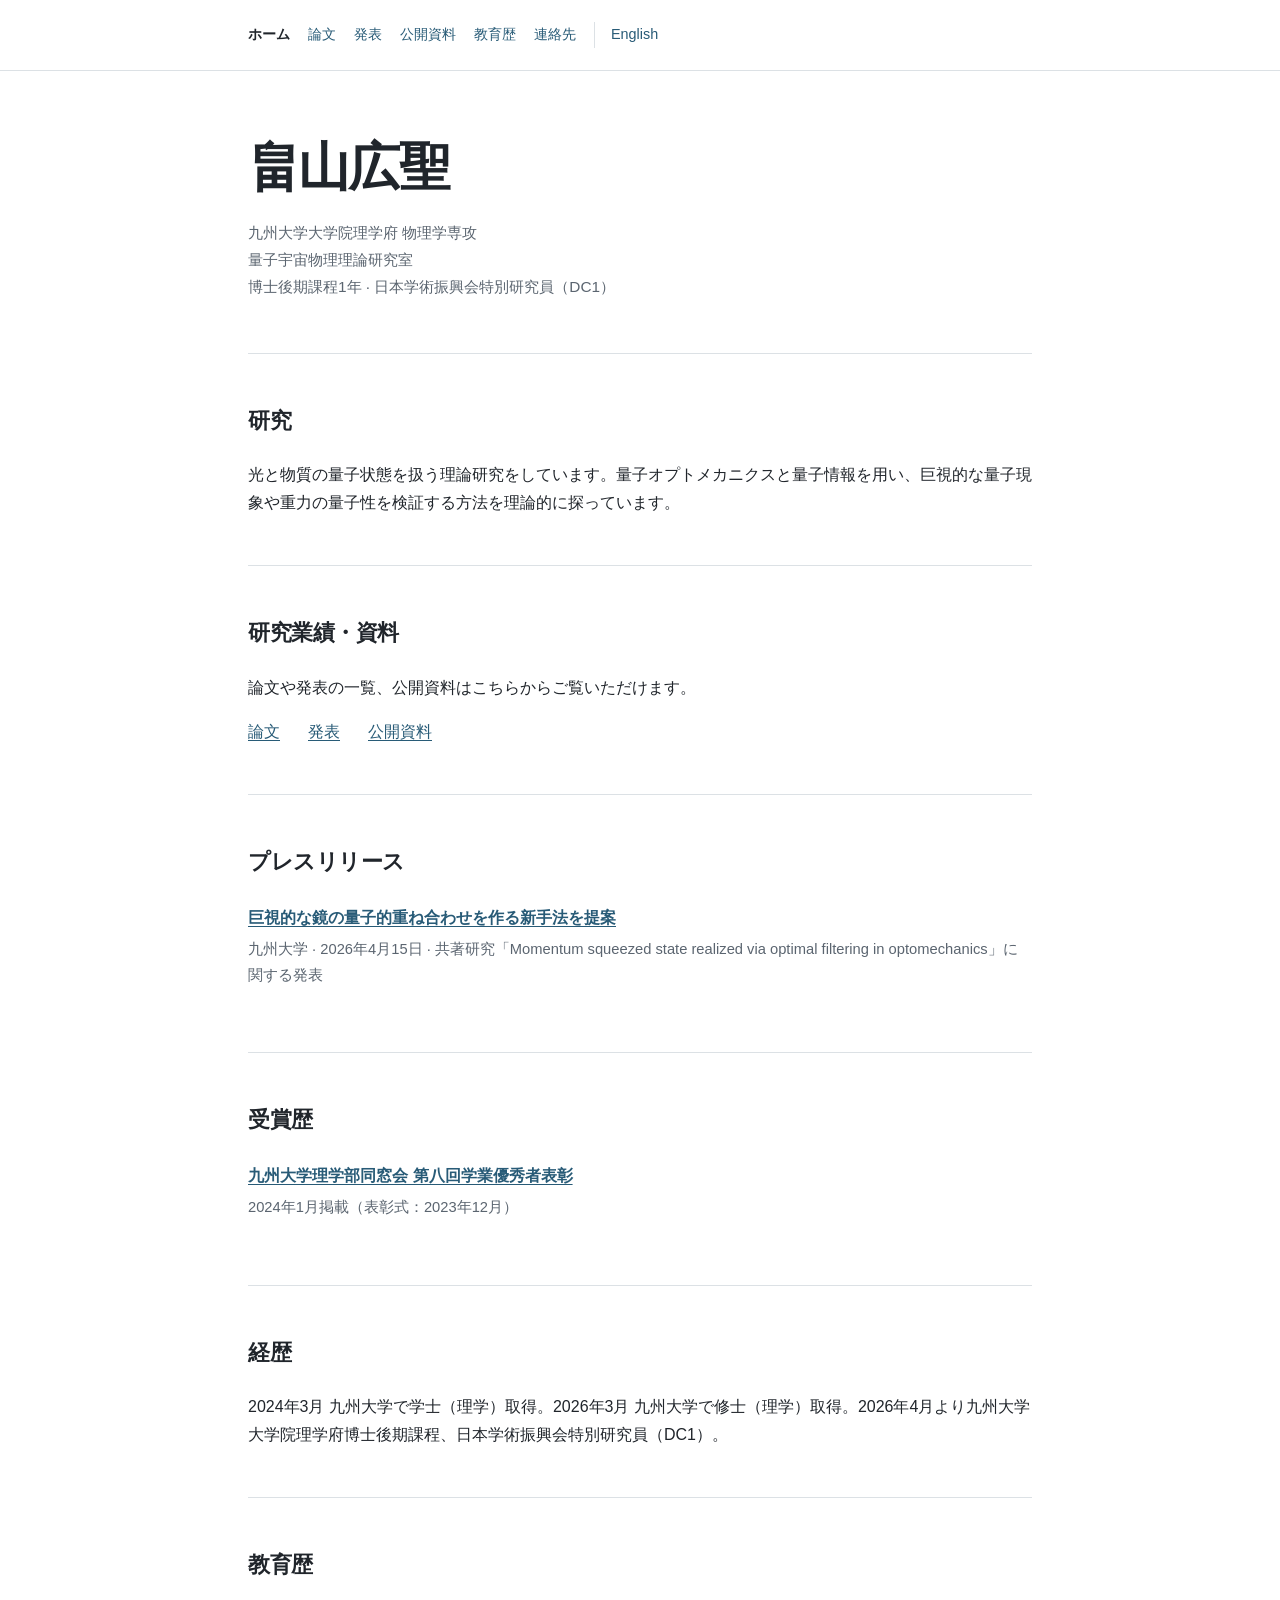
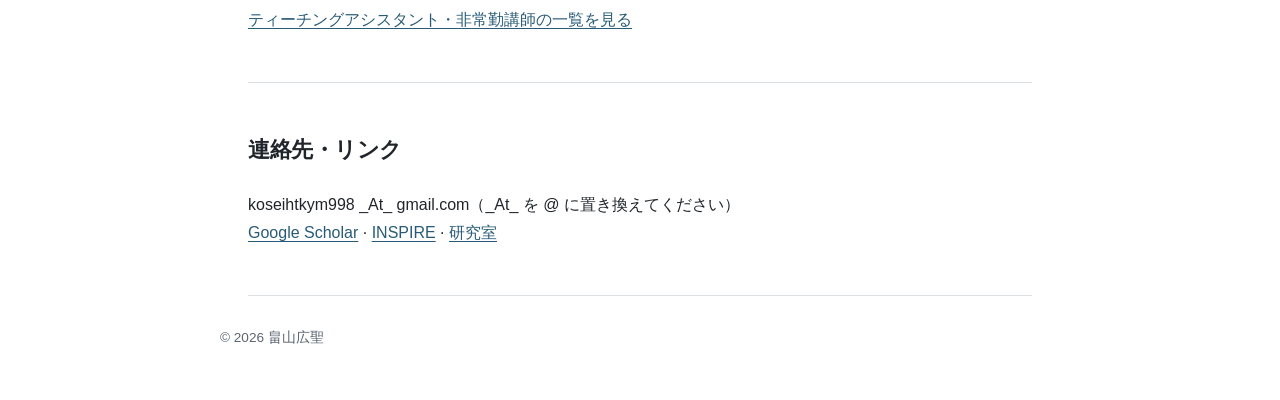
<file: index.html>
<!doctype html>
<html lang="ja">
<head>
<meta charset="utf-8">
<meta name="viewport" content="width=device-width, initial-scale=1">
<meta name="google-site-verification" content="6nYx5RPmrG_COoTqqNHpRUBD3Qcdv2ayeWorcbLdiOY">
<title>Kosei Hatakeyama webpage - 畠山広聖</title>
<meta name="description" content="畠山広聖（Kosei Hatakeyama）。九州大学大学院理学府 物理学専攻 量子宇宙物理理論研究室。博士後期課程・日本学術振興会特別研究員（DC1）。">
<link rel="canonical" href="https://kosei103.github.io/">
<link rel="alternate" hreflang="ja" href="https://kosei103.github.io/">
<link rel="alternate" hreflang="en" href="https://kosei103.github.io/en/">
<link rel="stylesheet" href="style.css">
</head>
<body>
<header class="top"><div class="wrap"><a class="brand" href="/">畠山広聖</a><nav class="nav" aria-label="主要メニュー"><a href="/" aria-current="page">ホーム</a><a href="/publications/">論文</a><a href="/talks/">発表</a><a href="/resources/">公開資料</a><a href="/teaching/">教育歴</a><a href="/#contact">連絡先</a><a class="lang" href="/en/" lang="en">English</a></nav></div></header>
<main class="wrap">
<section class="hero"><h1>畠山広聖</h1><p class="meta">九州大学大学院理学府 物理学専攻<br>量子宇宙物理理論研究室　<br>博士後期課程1年 · 日本学術振興会特別研究員（DC1）</p></section>
<section class="section" id="research"><h2>研究</h2><p>光と物質の量子状態を扱う理論研究をしています。量子オプトメカニクスと量子情報を用い、巨視的な量子現象や重力の量子性を検証する方法を理論的に探っています。</p></section>
<section class="section directory"><h2>研究業績・資料</h2><p>論文や発表の一覧、公開資料はこちらからご覧いただけます。</p><ul class="directory-list"><li id="publications"><a href="/publications/">論文</a></li><li id="talks"><a href="/talks/">発表</a></li><li id="resources"><a href="/resources/">公開資料</a></li></ul></section>
<section class="section" id="press"><h2>プレスリリース</h2><ul class="list"><li><h3><a href="https://www.kyushu-u.ac.jp/ja/researches/view/1453/">巨視的な鏡の量子的重ね合わせを作る新手法を提案</a></h3><div class="detail">九州大学 · 2026年4月15日 · 共著研究「Momentum squeezed state realized via optimal filtering in optomechanics」に関する発表</div></li></ul></section>
<section class="section" id="awards"><h2>受賞歴</h2><ul class="list"><li><h3><a href="https://alumni.sci.kyushu-u.ac.jp/news/news_240115.html">九州大学理学部同窓会 第八回学業優秀者表彰</a></h3><div class="detail">2024年1月掲載（表彰式：2023年12月）</div></li></ul></section>
<section class="section" id="cv" data-nosnippet><h2>経歴</h2><p>2024年3月 九州大学で学士（理学）取得。2026年3月 九州大学で修士（理学）取得。2026年4月より九州大学大学院理学府博士後期課程、日本学術振興会特別研究員（DC1）。</p></section>
<section class="section"><h2>教育歴</h2><p><a href="/teaching/">ティーチングアシスタント・非常勤講師の一覧を見る</a></p></section>
<section class="section" id="contact"><h2>連絡先・リンク</h2><p>koseihtkym998 _At_ gmail.com（_At_ を @ に置き換えてください）<br><a href="https://scholar.google.com/citations?user=Q-Be8_AAAAAJ&amp;hl=ja">Google Scholar</a> · <a href="https://inspirehep.net/authors/2896554">INSPIRE</a> · <a href="https://sites.google.com/view/cosmologykyushu/home">研究室</a></p></section>
</main>
<footer class="wrap footer">© <span id="year">2026</span> 畠山広聖</footer><script>document.getElementById("year").textContent=new Date().getFullYear()</script>
</body></html>
</file>
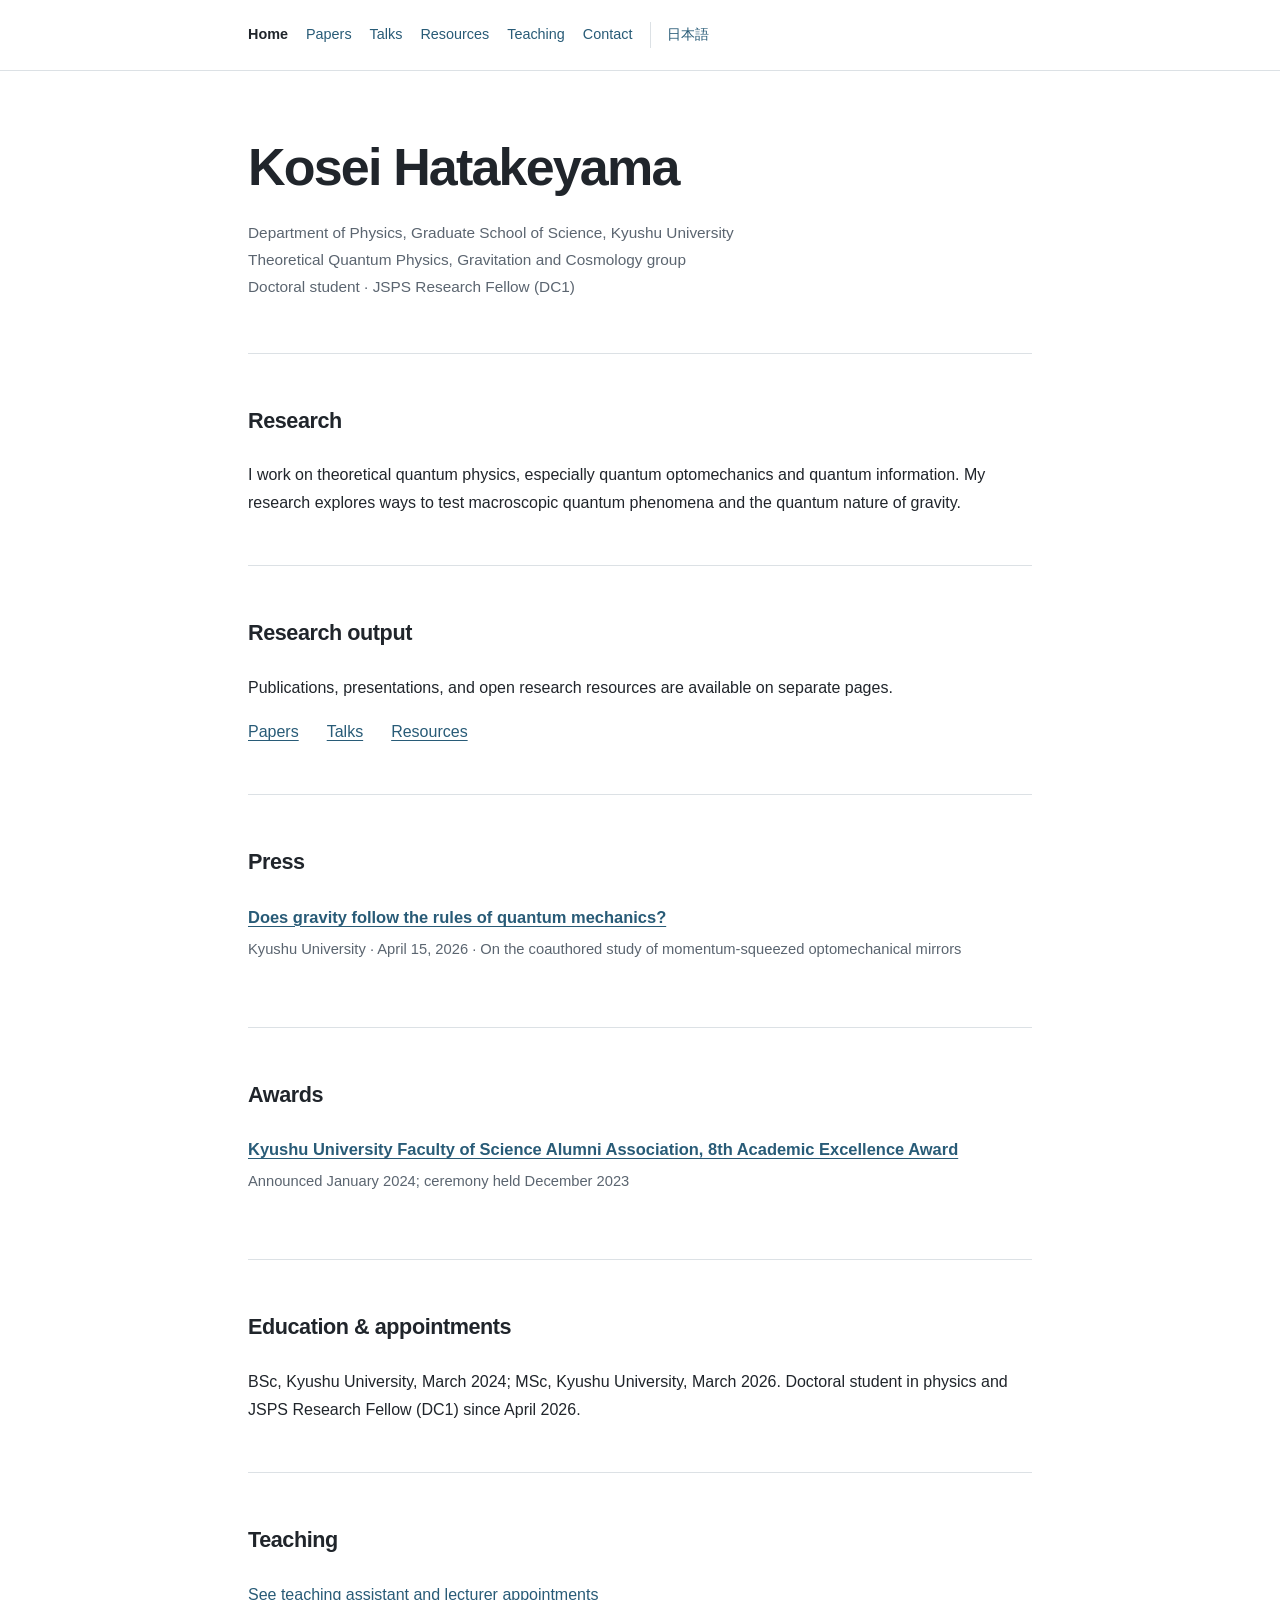
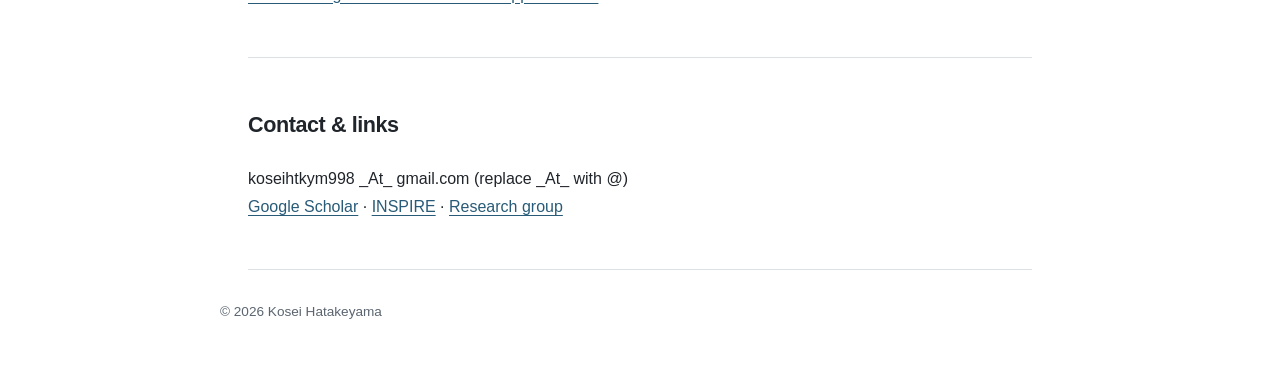
<file: en/index.html>
<!doctype html>
<html lang="en">
<head>
<meta charset="utf-8">
<meta name="viewport" content="width=device-width, initial-scale=1">

<title>Kosei Hatakeyama | Kyushu University</title>
<meta name="description" content="Research website of Kosei Hatakeyama at Kyushu University. Research, publications, presentations and contact.">
<link rel="canonical" href="https://kosei103.github.io/en/">
<link rel="alternate" hreflang="ja" href="https://kosei103.github.io/">
<link rel="alternate" hreflang="en" href="https://kosei103.github.io/en/">
<link rel="stylesheet" href="../style.css">
</head>
<body>
<header class="top"><div class="wrap"><a class="brand" href="/en/">Kosei Hatakeyama</a><nav class="nav" aria-label="Main navigation"><a href="/en/" aria-current="page">Home</a><a href="/en/publications/">Papers</a><a href="/en/talks/">Talks</a><a href="/en/resources/">Resources</a><a href="/en/teaching/">Teaching</a><a href="/en/#contact">Contact</a><a class="lang" href="/" lang="ja">日本語</a></nav></div></header>
<main class="wrap">
<section class="hero"><h1>Kosei Hatakeyama</h1><p class="meta">Department of Physics, Graduate School of Science, Kyushu University<br>Theoretical Quantum Physics, Gravitation and Cosmology group<br>Doctoral student · JSPS Research Fellow (DC1)</p></section>
<section class="section" id="research"><h2>Research</h2><p>I work on theoretical quantum physics, especially quantum optomechanics and quantum information. My research explores ways to test macroscopic quantum phenomena and the quantum nature of gravity.</p></section>
<section class="section directory"><h2>Research output</h2><p>Publications, presentations, and open research resources are available on separate pages.</p><ul class="directory-list"><li id="publications"><a href="/en/publications/">Papers</a></li><li id="talks"><a href="/en/talks/">Talks</a></li><li id="resources"><a href="/en/resources/">Resources</a></li></ul></section>
<section class="section" id="press"><h2>Press</h2><ul class="list"><li><h3><a href="https://www.kyushu-u.ac.jp/en/researches/view/381">Does gravity follow the rules of quantum mechanics?</a></h3><div class="detail">Kyushu University · April 15, 2026 · On the coauthored study of momentum-squeezed optomechanical mirrors</div></li></ul></section>
<section class="section" id="awards"><h2>Awards</h2><ul class="list"><li><h3><a href="https://alumni.sci.kyushu-u.ac.jp/news/news_240115.html">Kyushu University Faculty of Science Alumni Association, 8th Academic Excellence Award</a></h3><div class="detail">Announced January 2024; ceremony held December 2023</div></li></ul></section>
<section class="section" id="cv" data-nosnippet><h2>Education &amp; appointments</h2><p>BSc, Kyushu University, March 2024; MSc, Kyushu University, March 2026. Doctoral student in physics and JSPS Research Fellow (DC1) since April 2026.</p></section>
<section class="section"><h2>Teaching</h2><p><a href="/en/teaching/">See teaching assistant and lecturer appointments</a></p></section>
<section class="section" id="contact"><h2>Contact &amp; links</h2><p>koseihtkym998 _At_ gmail.com (replace _At_ with @)<br><a href="https://scholar.google.com/citations?user=Q-Be8_AAAAAJ&amp;hl=ja">Google Scholar</a> · <a href="https://inspirehep.net/authors/2896554">INSPIRE</a> · <a href="https://sites.google.com/view/cosmologykyushu/english-site">Research group</a></p></section>
</main>
<footer class="wrap footer">© <span id="year">2026</span> Kosei Hatakeyama</footer><script>document.getElementById("year").textContent=new Date().getFullYear()</script>
</body></html>
</file>
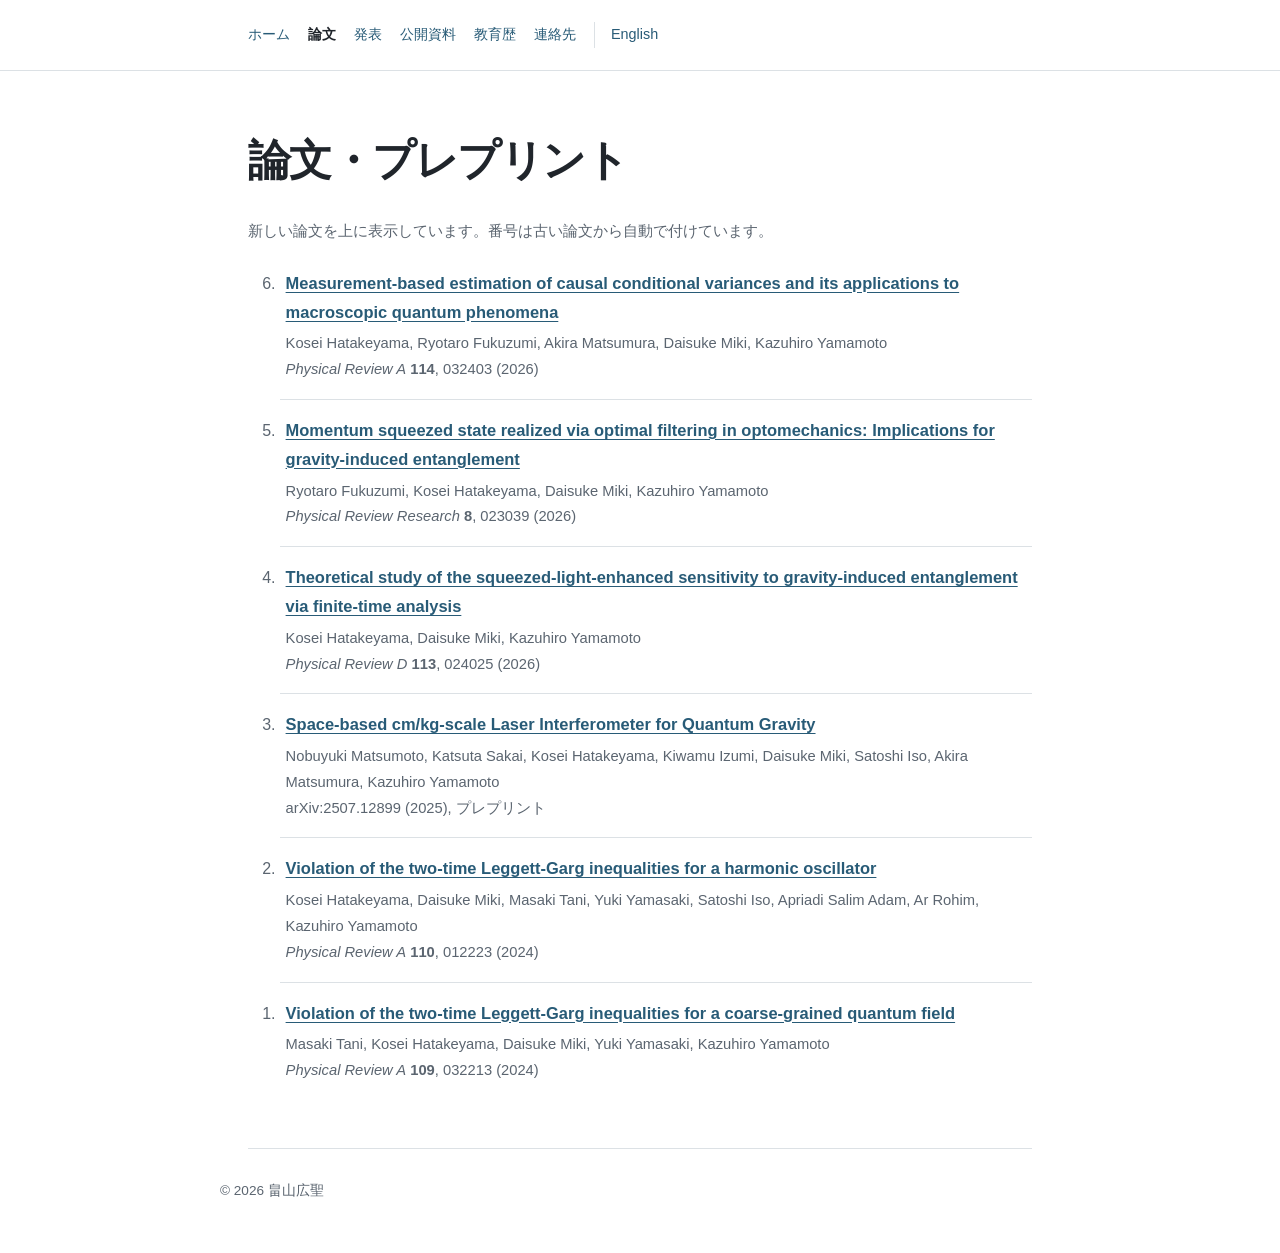
<file: publications/index.html>
<!doctype html>
<html lang="ja">
<head>
<meta charset="utf-8">
<meta name="viewport" content="width=device-width, initial-scale=1">

<title>論文・プレプリント | 畠山広聖</title>
<meta name="description" content="畠山広聖の論文・プレプリント一覧。">
<link rel="canonical" href="https://kosei103.github.io/publications/">
<link rel="alternate" hreflang="ja" href="https://kosei103.github.io/publications/">
<link rel="alternate" hreflang="en" href="https://kosei103.github.io/en/publications/">
<link rel="stylesheet" href="../style.css">
</head>
<body>
<header class="top"><div class="wrap"><a class="brand" href="/">畠山広聖</a><nav class="nav" aria-label="主要メニュー"><a href="/">ホーム</a><a href="/publications/" aria-current="page">論文</a><a href="/talks/">発表</a><a href="/resources/">公開資料</a><a href="/teaching/">教育歴</a><a href="/#contact">連絡先</a><a class="lang" href="/en/publications/" lang="en">English</a></nav></div></header>
<main class="wrap"><div class="page-head"><h1>論文・プレプリント</h1></div><section class="section subpage-content"><p class="detail page-note">新しい論文を上に表示しています。番号は古い論文から自動で付けています。</p><ol class="list numbered" reversed>
<li><h3><a href="https://doi.org/10.1103/wp55-8kx3">Measurement-based estimation of causal conditional variances and its applications to macroscopic quantum phenomena</a></h3><div class="detail">Kosei Hatakeyama, Ryotaro Fukuzumi, Akira Matsumura, Daisuke Miki, Kazuhiro Yamamoto<br><i>Physical Review A</i> <b>114</b>, 032403 (2026)</div></li>
<li><h3><a href="https://doi.org/10.1103/zrs2-sk28">Momentum squeezed state realized via optimal filtering in optomechanics: Implications for gravity-induced entanglement</a></h3><div class="detail">Ryotaro Fukuzumi, Kosei Hatakeyama, Daisuke Miki, Kazuhiro Yamamoto<br><i>Physical Review Research</i> <b>8</b>, 023039 (2026)</div></li>
<li><h3><a href="https://doi.org/10.1103/1mfv-y24t">Theoretical study of the squeezed-light-enhanced sensitivity to gravity-induced entanglement via finite-time analysis</a></h3><div class="detail">Kosei Hatakeyama, Daisuke Miki, Kazuhiro Yamamoto<br><i>Physical Review D</i> <b>113</b>, 024025 (2026)</div></li>
<li><h3><a href="https://arxiv.org/abs/2507.12899">Space-based cm/kg-scale Laser Interferometer for Quantum Gravity</a></h3><div class="detail">Nobuyuki Matsumoto, Katsuta Sakai, Kosei Hatakeyama, Kiwamu Izumi, Daisuke Miki, Satoshi Iso, Akira Matsumura, Kazuhiro Yamamoto<br>arXiv:2507.12899 (2025), プレプリント</div></li>
<li><h3><a href="https://doi.org/10.1103/PhysRevA.110.012223">Violation of the two-time Leggett-Garg inequalities for a harmonic oscillator</a></h3><div class="detail">Kosei Hatakeyama, Daisuke Miki, Masaki Tani, Yuki Yamasaki, Satoshi Iso, Apriadi Salim Adam, Ar Rohim, Kazuhiro Yamamoto<br><i>Physical Review A</i> <b>110</b>, 012223 (2024)</div></li>
<li><h3><a href="https://doi.org/10.1103/PhysRevA.109.032213">Violation of the two-time Leggett-Garg inequalities for a coarse-grained quantum field</a></h3><div class="detail">Masaki Tani, Kosei Hatakeyama, Daisuke Miki, Yuki Yamasaki, Kazuhiro Yamamoto<br><i>Physical Review A</i> <b>109</b>, 032213 (2024)</div></li>
</ol></section></main>
<footer class="wrap footer">© <span id="year">2026</span> 畠山広聖</footer><script>document.getElementById("year").textContent=new Date().getFullYear()</script>
</body></html>
</file>
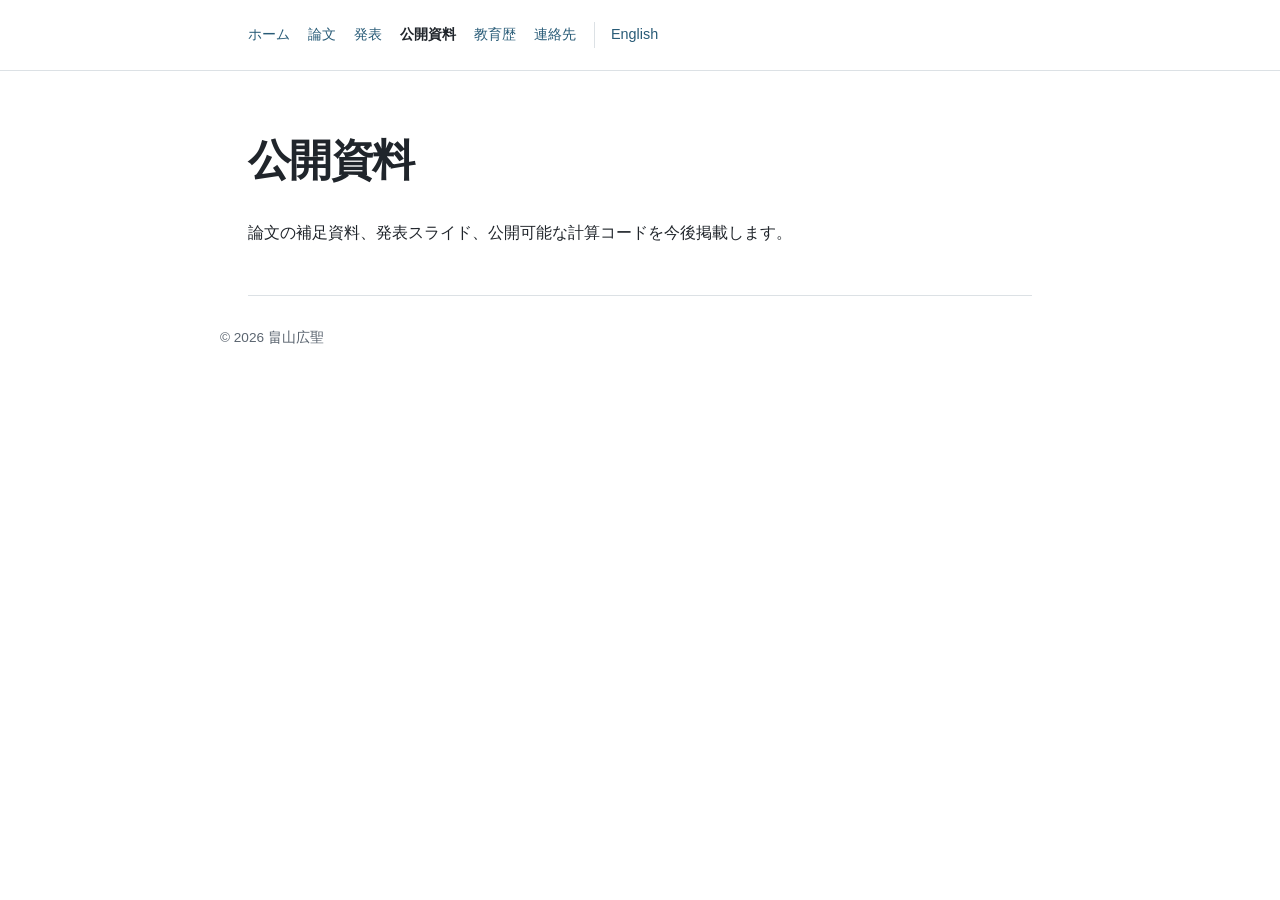
<file: resources/index.html>
<!doctype html>
<html lang="ja">
<head>
<meta charset="utf-8">
<meta name="viewport" content="width=device-width, initial-scale=1">

<title>公開資料 | 畠山広聖</title>
<meta name="description" content="畠山広聖の公開研究資料。">
<link rel="canonical" href="https://kosei103.github.io/resources/">
<link rel="alternate" hreflang="ja" href="https://kosei103.github.io/resources/">
<link rel="alternate" hreflang="en" href="https://kosei103.github.io/en/resources/">
<link rel="stylesheet" href="../style.css">
</head>
<body>
<header class="top"><div class="wrap"><a class="brand" href="/">畠山広聖</a><nav class="nav" aria-label="主要メニュー"><a href="/">ホーム</a><a href="/publications/">論文</a><a href="/talks/">発表</a><a href="/resources/" aria-current="page">公開資料</a><a href="/teaching/">教育歴</a><a href="/#contact">連絡先</a><a class="lang" href="/en/resources/" lang="en">English</a></nav></div></header>
<main class="wrap"><div class="page-head"><h1>公開資料</h1></div><section class="section subpage-content"><p>論文の補足資料、発表スライド、公開可能な計算コードを今後掲載します。</p></section></main>
<footer class="wrap footer">© <span id="year">2026</span> 畠山広聖</footer><script>document.getElementById("year").textContent=new Date().getFullYear()</script>
</body></html>
</file>
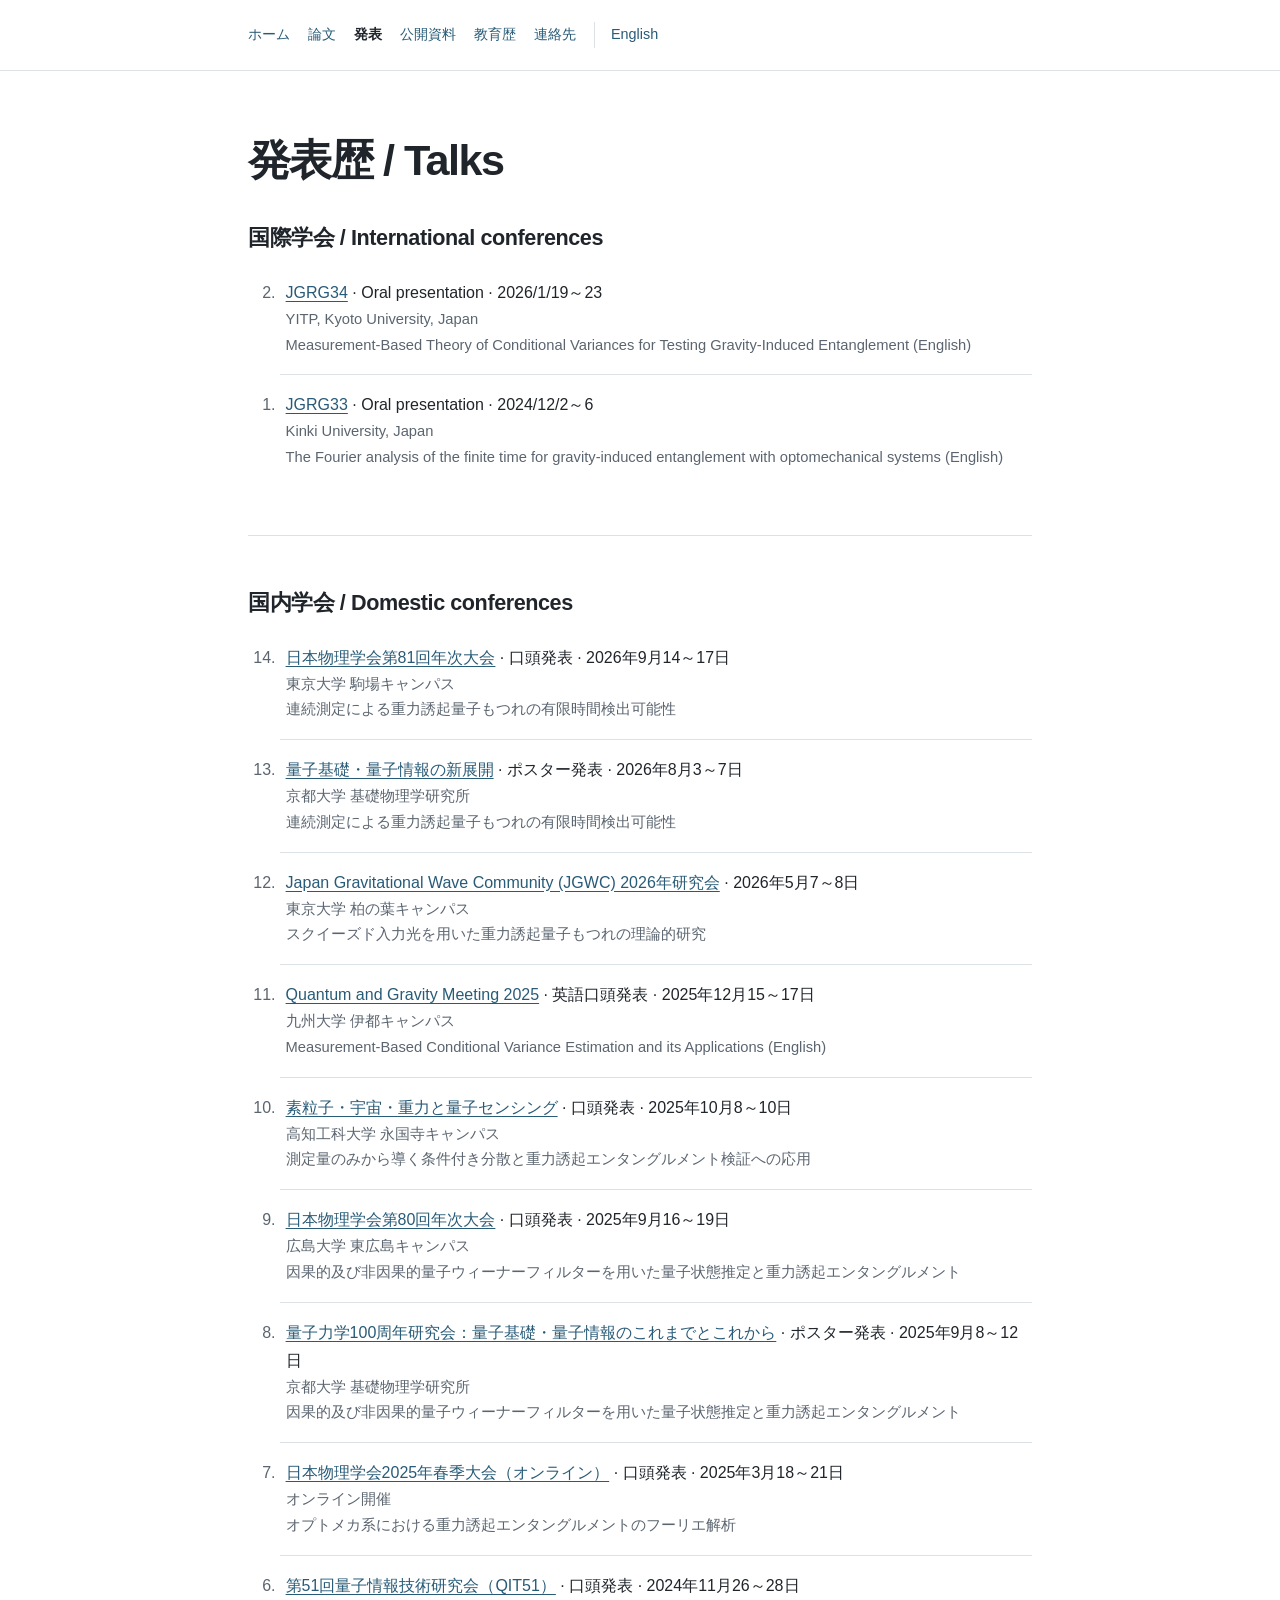
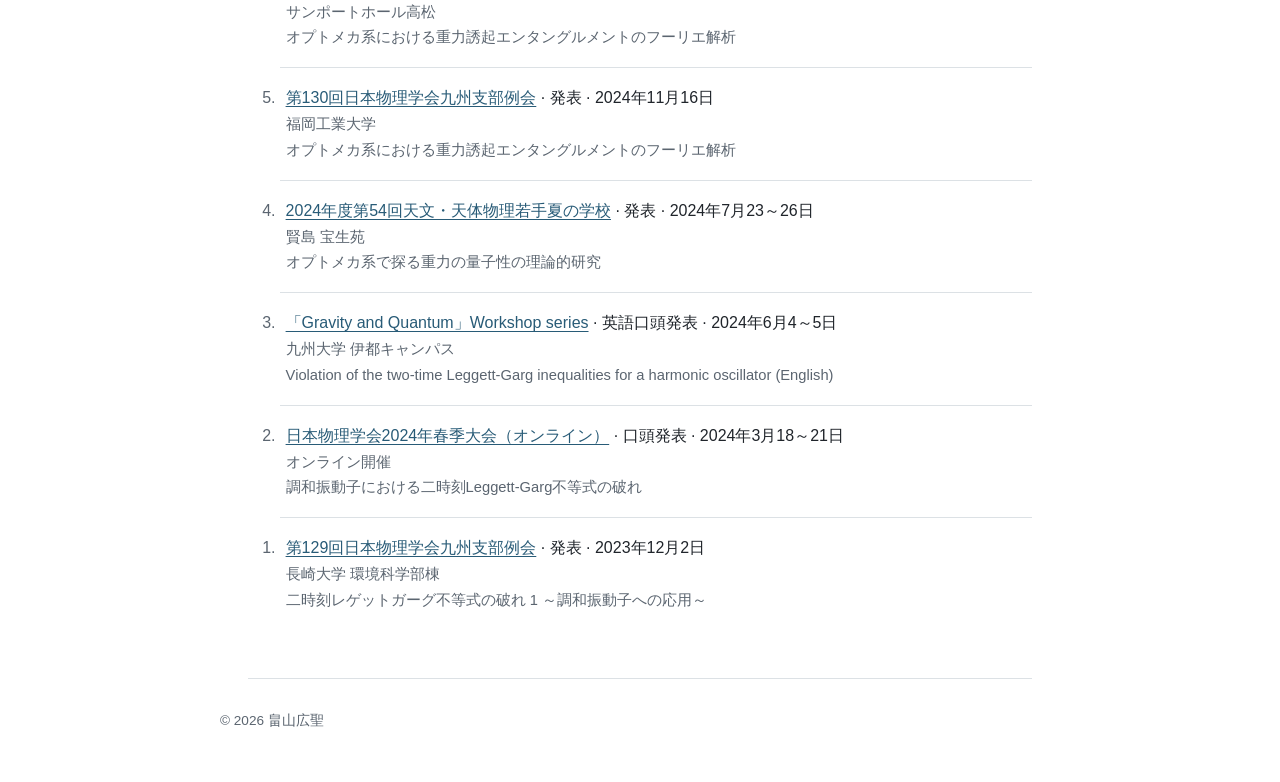
<file: talks/index.html>
<!doctype html>
<html lang="ja">
<head>
  <meta charset="utf-8">
  <meta name="viewport" content="width=device-width, initial-scale=1">

  <title>発表歴 | 畠山広聖</title>
  <meta name="description" content="畠山広聖の発表歴。">
  <link rel="canonical" href="https://kosei103.github.io/talks/">
  <link rel="alternate" hreflang="ja" href="https://kosei103.github.io/talks/">
  <link rel="alternate" hreflang="en" href="https://kosei103.github.io/talks/">
  <link rel="stylesheet" href="../style.css">
</head>

<body>
  <header class="top">
    <div class="wrap">
      <a class="brand" href="/">畠山広聖</a>
      <nav class="nav" aria-label="主要メニュー">
        <a href="/">ホーム</a>
        <a href="/publications/">論文</a>
        <a href="/talks/" aria-current="page">発表</a>
        <a href="/resources/">公開資料</a>
        <a href="/teaching/">教育歴</a>
        <a href="/#contact">連絡先</a>
        <a class="lang" href="/en/" lang="en">English</a>
      </nav>
    </div>
  </header>

  <main class="wrap">
    <div class="page-head">
      <h1>発表歴 / Talks</h1>
    </div>

    <section class="section subpage-content">
      <h2>国際学会 / International conferences</h2>
      <ol class="list numbered" reversed>
        <li>
          <div>
            <a href="https://sites.google.com/view/jgrg-34/top-page">JGRG34</a>
            · Oral presentation · 2026/1/19～23
          </div>
          <div class="detail">
            YITP, Kyoto University, Japan
          </div>
          <div class="detail">
            Measurement-Based Theory of Conditional Variances for Testing Gravity-Induced Entanglement
            <span lang="en">(English)</span>
          </div>
        </li>

        <li>
          <div>
            <a href="https://sites.google.com/view/jgrg33">JGRG33</a>
            · Oral presentation · 2024/12/2～6
          </div>
          <div class="detail">
            Kinki University, Japan
          </div>
          <div class="detail">
            The Fourier analysis of the finite time for gravity-induced entanglement with optomechanical systems
            <span lang="en">(English)</span>
          </div>
        </li>
      </ol>
    </section>

    <section class="section">
      <h2>国内学会 / Domestic conferences</h2>
      <ol class="list numbered" reversed>
        <li>
          <div>
            <a href="https://www.jps.or.jp/activities/meetings/annual/annual-index.php">日本物理学会第81回年次大会</a>
            · 口頭発表 · 2026年9月14～17日
          </div>
          <div class="detail">
            東京大学 駒場キャンパス
          </div>
          <div class="detail">
            連続測定による重力誘起量子もつれの有限時間検出可能性
          </div>
        </li>

        <li>
          <div>
            <a href="https://indico.yukawa.kyoto-u.ac.jp/event/88/">量子基礎・量子情報の新展開</a>
            · ポスター発表 · 2026年8月3～7日
          </div>
          <div class="detail">
            京都大学 基礎物理学研究所
          </div>
          <div class="detail">
            連続測定による重力誘起量子もつれの有限時間検出可能性
          </div>
        </li>

        <li>
          <div>
            <a href="https://sites.google.com/view/jgwc-2026/">Japan Gravitational Wave Community (JGWC) 2026年研究会</a>
            · 2026年5月7～8日
          </div>
          <div class="detail">
            東京大学 柏の葉キャンパス 
          </div>
          <div class="detail">
            スクイーズド入力光を用いた重力誘起量子もつれの理論的研究
          </div>
        </li>

        <li>
          <div>
            <a href="https://sites.google.com/view/cosmologykyushu/%E3%82%B3%E3%83%AD%E3%82%AD%E3%82%A6%E3%83%A0/workshop?authuser=0">Quantum and Gravity Meeting 2025</a>
            · 英語口頭発表 · 2025年12月15～17日
          </div>
          <div class="detail">
            九州大学 伊都キャンパス
          </div>
          <div class="detail">
            Measurement-Based Conditional Variance Estimation and its Applications
            <span lang="en">(English)</span>
          </div>
        </li>

        <li>
          <div>
            <a href="https://sites.google.com/view/quantumsensingworkshop3">素粒子・宇宙・重力と量子センシング</a>
            · 口頭発表 · 2025年10月8～10日
          </div>
          <div class="detail">
            高知工科大学 永国寺キャンパス
          </div>
          <div class="detail">
            測定量のみから導く条件付き分散と重力誘起エンタングルメント検証への応用
          </div>
        </li>

        <li>
          <div>
            <a href="https://jps2025a.gakkai-web.net/data/html/programps03.html">日本物理学会第80回年次大会</a>
            · 口頭発表 · 2025年9月16～19日
          </div>
          <div class="detail">
            広島大学 東広島キャンパス
          </div>
          <div class="detail">
            因果的及び非因果的量子ウィーナーフィルターを用いた量子状態推定と重力誘起エンタングルメント
          </div>
        </li>

        <li>
          <div>
            <a href="https://indico.yukawa.kyoto-u.ac.jp/event/64/">量子力学100周年研究会：量子基礎・量子情報のこれまでとこれから</a>
            · ポスター発表 · 2025年9月8～12日
          </div>
          <div class="detail">
            京都大学 基礎物理学研究所
          </div>
          <div class="detail">
            因果的及び非因果的量子ウィーナーフィルターを用いた量子状態推定と重力誘起エンタングルメント
          </div>
        </li>

        <li>
          <div>
            <a href="https://onsite.gakkai-web.net/jps/jps_search/2025sp/data2/html/programu.html">日本物理学会2025年春季大会（オンライン）</a>
            · 口頭発表 · 2025年3月18～21日
          </div>
          <div class="detail">
            オンライン開催
          </div>
          <div class="detail">
            オプトメカ系における重力誘起エンタングルメントのフーリエ解析
          </div>
        </li>

        <li>
          <div>
            <a href="https://www.ieice.org/es/qit/qit51/">第51回量子情報技術研究会（QIT51）</a>
            · 口頭発表 · 2024年11月26～28日
          </div>
          <div class="detail">
            サンポートホール高松
          </div>
          <div class="detail">
            オプトメカ系における重力誘起エンタングルメントのフーリエ解析
          </div>
        </li>

        <li>
          <div>
            <a href="https://www.kyusyu.jps.or.jp/2024/index2024.html">第130回日本物理学会九州支部例会</a>
            · 発表 · 2024年11月16日
          </div>
          <div class="detail">
            福岡工業大学
          </div>
          <div class="detail">
            オプトメカ系における重力誘起エンタングルメントのフーリエ解析
          </div>
        </li>

        <li>
          <div>
            <a href="https://astro-wakate.sakura.ne.jp/ss2024/">2024年度第54回天文・天体物理若手夏の学校</a>
            · 発表 · 2024年7月23～26日
          </div>
          <div class="detail">
            賢島 宝生苑
          </div>
          <div class="detail">
            オプトメカ系で探る重力の量子性の理論的研究
          </div>
        </li>

        <li>
          <div>
            <a href="https://sites.google.com/view/cosmologykyushu/%E3%82%B3%E3%83%AD%E3%82%AD%E3%82%A6%E3%83%A0/workshop?authuser=0">「Gravity and Quantum」Workshop series</a>
            · 英語口頭発表 · 2024年6月4～5日
          </div>
          <div class="detail">
            九州大学 伊都キャンパス
          </div>
          <div class="detail">
            Violation of the two-time Leggett-Garg inequalities for a harmonic oscillator
            <span lang="en">(English)</span>
          </div>
        </li>

        <li>
          <div>
            <a href="https://onsite.gakkai-web.net/jps/jps_search/2024sp/">日本物理学会2024年春季大会（オンライン）</a>
            · 口頭発表 · 2024年3月18～21日
          </div>
          <div class="detail">
            オンライン開催
          </div>
          <div class="detail">
            調和振動子における二時刻Leggett-Garg不等式の破れ
          </div>
        </li>

        <li>
          <div>
            <a href="https://kyusyu.jps.or.jp/2023/index2023.html">第129回日本物理学会九州支部例会</a>
            · 発表 · 2023年12月2日
          </div>
          <div class="detail">
            長崎大学 環境科学部棟
          </div>
          <div class="detail">
            二時刻レゲットガーグ不等式の破れ 1 ～調和振動子への応用～
          </div>
        </li>
      </ol>
    </section>
  </main>

  <footer class="wrap footer">
    © <span id="year">2026</span> 畠山広聖
  </footer>

  <script>
    document.getElementById("year").textContent = new Date().getFullYear();
  </script>
</body>
</html>
</file>
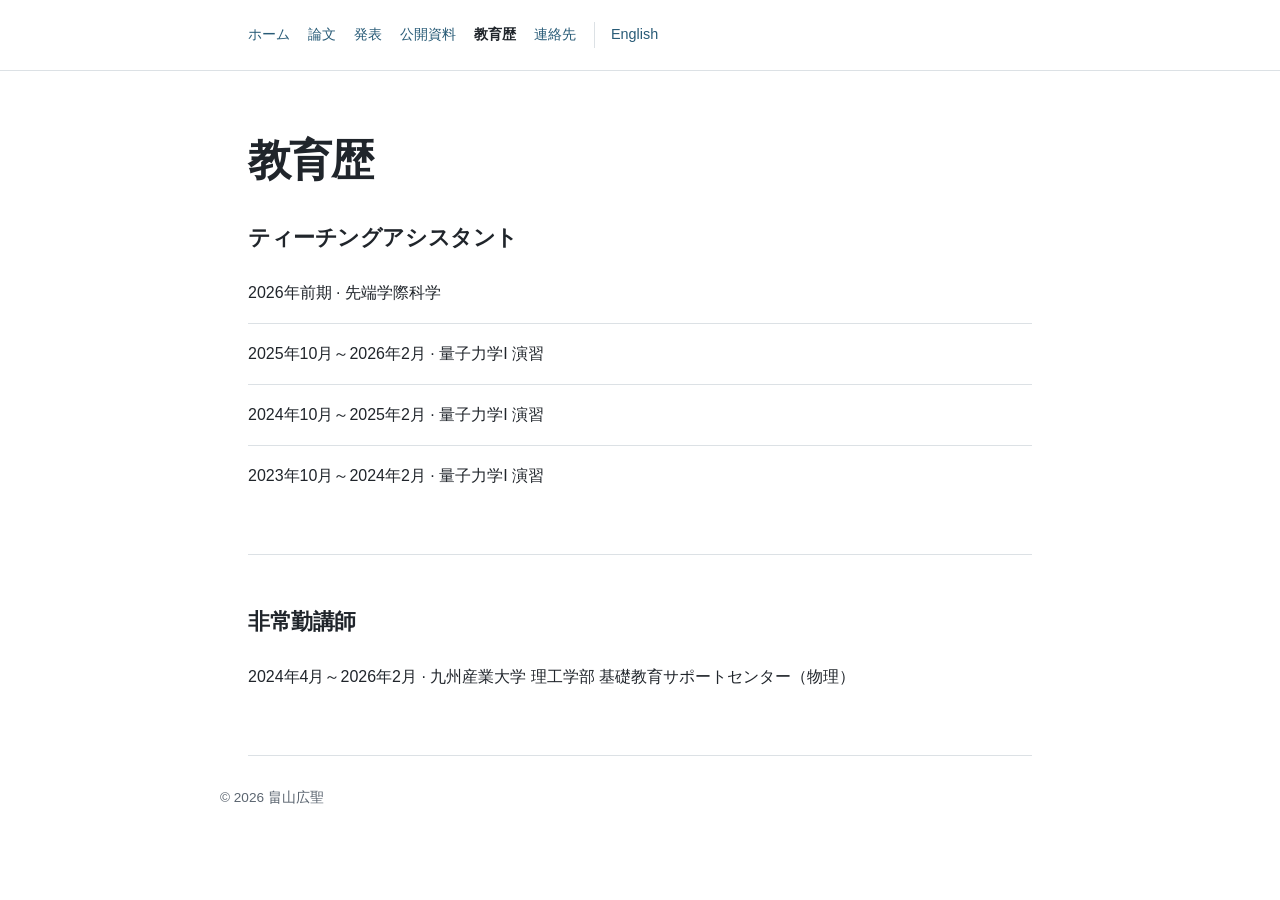
<file: teaching/index.html>
<!doctype html>
<html lang="ja">
<head>
<meta charset="utf-8">
<meta name="viewport" content="width=device-width, initial-scale=1">
<title>教育歴 | 畠山広聖</title>
<meta name="description" content="畠山広聖の教育歴。ティーチングアシスタントと非常勤講師の担当歴。">
<link rel="canonical" href="https://kosei103.github.io/teaching/">
<link rel="alternate" hreflang="ja" href="https://kosei103.github.io/teaching/">
<link rel="alternate" hreflang="en" href="https://kosei103.github.io/en/teaching/">
<link rel="stylesheet" href="../style.css">
</head>
<body>
<header class="top"><div class="wrap"><a class="brand" href="/">畠山広聖</a><nav class="nav" aria-label="主要メニュー"><a href="/">ホーム</a><a href="/publications/">論文</a><a href="/talks/">発表</a><a href="/resources/">公開資料</a><a href="/teaching/" aria-current="page">教育歴</a><a href="/#contact">連絡先</a><a class="lang" href="/en/teaching/" lang="en">English</a></nav></div></header>
<main class="wrap"><div class="page-head"><h1>教育歴</h1></div>
<section class="section subpage-content"><h2>ティーチングアシスタント</h2><ul class="list">
<li>2026年前期 · 先端学際科学</li>
<li>2025年10月～2026年2月 · 量子力学I 演習</li>
<li>2024年10月～2025年2月 · 量子力学I 演習</li>
<li>2023年10月～2024年2月 · 量子力学I 演習</li>
</ul></section>
<section class="section"><h2>非常勤講師</h2><ul class="list"><li>2024年4月～2026年2月 · 九州産業大学 理工学部 基礎教育サポートセンター（物理）</li></ul></section>
</main><footer class="wrap footer">© <span id="year">2026</span> 畠山広聖</footer><script>document.getElementById("year").textContent=new Date().getFullYear()</script>
</body></html>
</file>
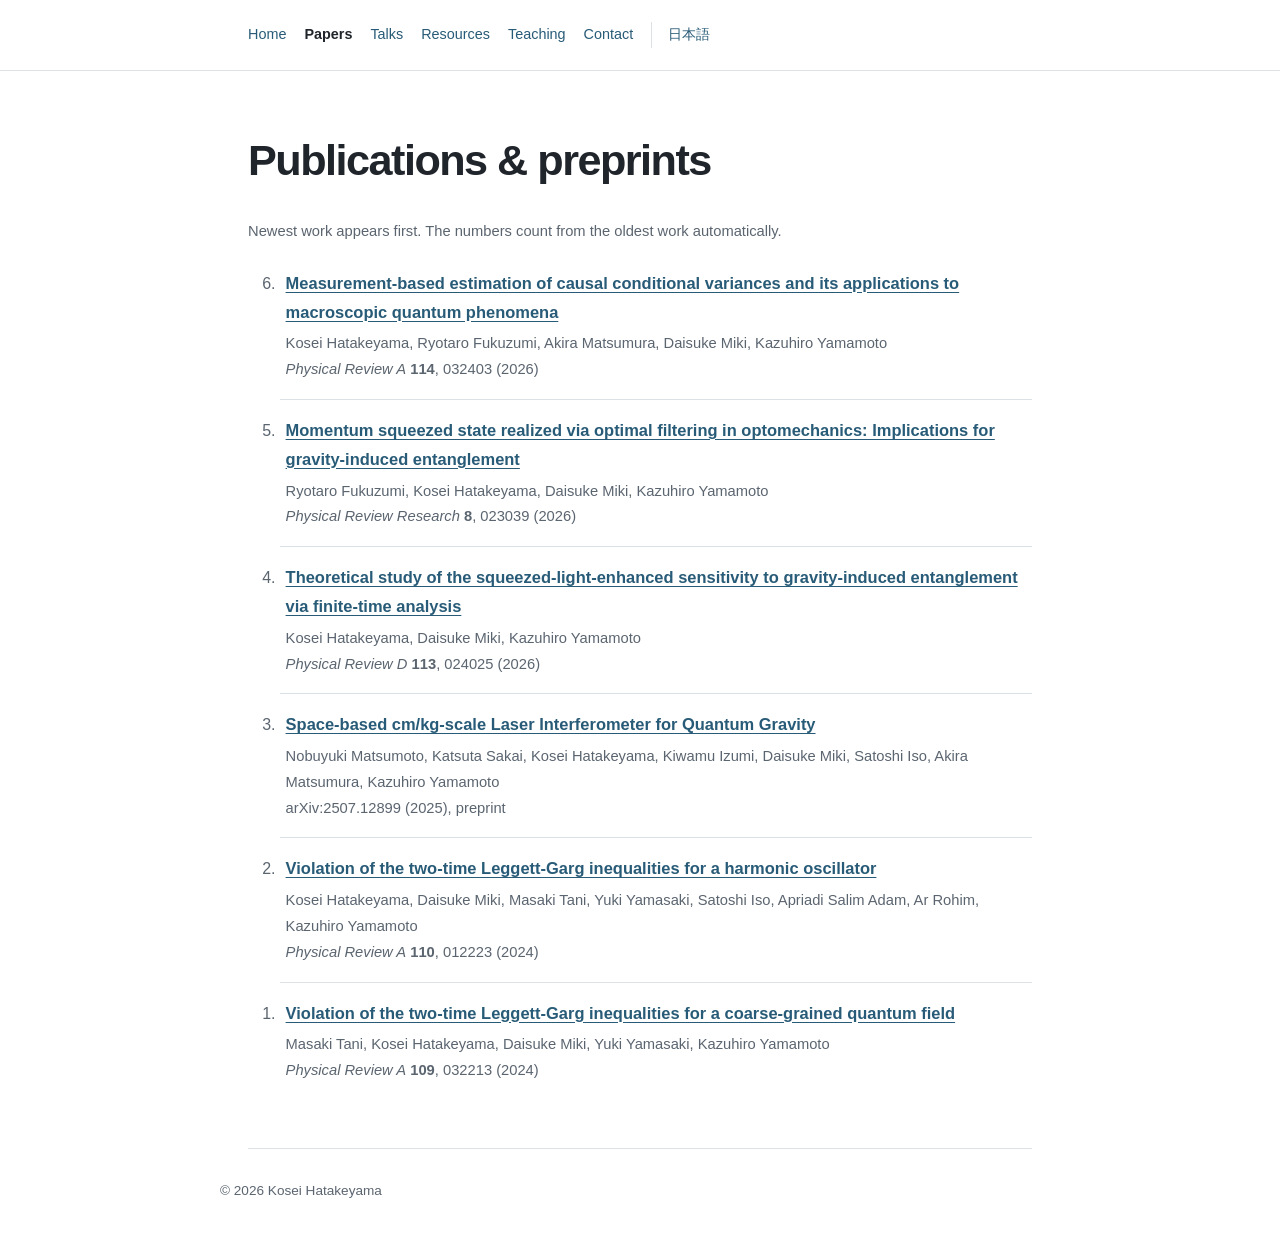
<file: en/publications/index.html>
<!doctype html>
<html lang="en">
<head>
<meta charset="utf-8">
<meta name="viewport" content="width=device-width, initial-scale=1">

<title>Publications &amp; preprints | Kosei Hatakeyama</title>
<meta name="description" content="Publications and preprints by Kosei Hatakeyama.">
<link rel="canonical" href="https://kosei103.github.io/en/publications/">
<link rel="alternate" hreflang="ja" href="https://kosei103.github.io/publications/">
<link rel="alternate" hreflang="en" href="https://kosei103.github.io/en/publications/">
<link rel="stylesheet" href="../../style.css">
</head>
<body>
<header class="top"><div class="wrap"><a class="brand" href="/en/">Kosei Hatakeyama</a><nav class="nav" aria-label="Main navigation"><a href="/en/">Home</a><a href="/en/publications/" aria-current="page">Papers</a><a href="/en/talks/">Talks</a><a href="/en/resources/">Resources</a><a href="/en/teaching/">Teaching</a><a href="/en/#contact">Contact</a><a class="lang" href="/publications/" lang="ja">日本語</a></nav></div></header>
<main class="wrap"><div class="page-head"><h1>Publications &amp; preprints</h1></div><section class="section subpage-content"><p class="detail page-note">Newest work appears first. The numbers count from the oldest work automatically.</p><ol class="list numbered" reversed>
<li><h3><a href="https://doi.org/10.1103/wp55-8kx3">Measurement-based estimation of causal conditional variances and its applications to macroscopic quantum phenomena</a></h3><div class="detail">Kosei Hatakeyama, Ryotaro Fukuzumi, Akira Matsumura, Daisuke Miki, Kazuhiro Yamamoto<br><i>Physical Review A</i> <b>114</b>, 032403 (2026)</div></li>
<li><h3><a href="https://doi.org/10.1103/zrs2-sk28">Momentum squeezed state realized via optimal filtering in optomechanics: Implications for gravity-induced entanglement</a></h3><div class="detail">Ryotaro Fukuzumi, Kosei Hatakeyama, Daisuke Miki, Kazuhiro Yamamoto<br><i>Physical Review Research</i> <b>8</b>, 023039 (2026)</div></li>
<li><h3><a href="https://doi.org/10.1103/1mfv-y24t">Theoretical study of the squeezed-light-enhanced sensitivity to gravity-induced entanglement via finite-time analysis</a></h3><div class="detail">Kosei Hatakeyama, Daisuke Miki, Kazuhiro Yamamoto<br><i>Physical Review D</i> <b>113</b>, 024025 (2026)</div></li>
<li><h3><a href="https://arxiv.org/abs/2507.12899">Space-based cm/kg-scale Laser Interferometer for Quantum Gravity</a></h3><div class="detail">Nobuyuki Matsumoto, Katsuta Sakai, Kosei Hatakeyama, Kiwamu Izumi, Daisuke Miki, Satoshi Iso, Akira Matsumura, Kazuhiro Yamamoto<br>arXiv:2507.12899 (2025), preprint</div></li>
<li><h3><a href="https://doi.org/10.1103/PhysRevA.110.012223">Violation of the two-time Leggett-Garg inequalities for a harmonic oscillator</a></h3><div class="detail">Kosei Hatakeyama, Daisuke Miki, Masaki Tani, Yuki Yamasaki, Satoshi Iso, Apriadi Salim Adam, Ar Rohim, Kazuhiro Yamamoto<br><i>Physical Review A</i> <b>110</b>, 012223 (2024)</div></li>
<li><h3><a href="https://doi.org/10.1103/PhysRevA.109.032213">Violation of the two-time Leggett-Garg inequalities for a coarse-grained quantum field</a></h3><div class="detail">Masaki Tani, Kosei Hatakeyama, Daisuke Miki, Yuki Yamasaki, Kazuhiro Yamamoto<br><i>Physical Review A</i> <b>109</b>, 032213 (2024)</div></li>
</ol></section></main>
<footer class="wrap footer">© <span id="year">2026</span> Kosei Hatakeyama</footer><script>document.getElementById("year").textContent=new Date().getFullYear()</script>
</body></html>
</file>
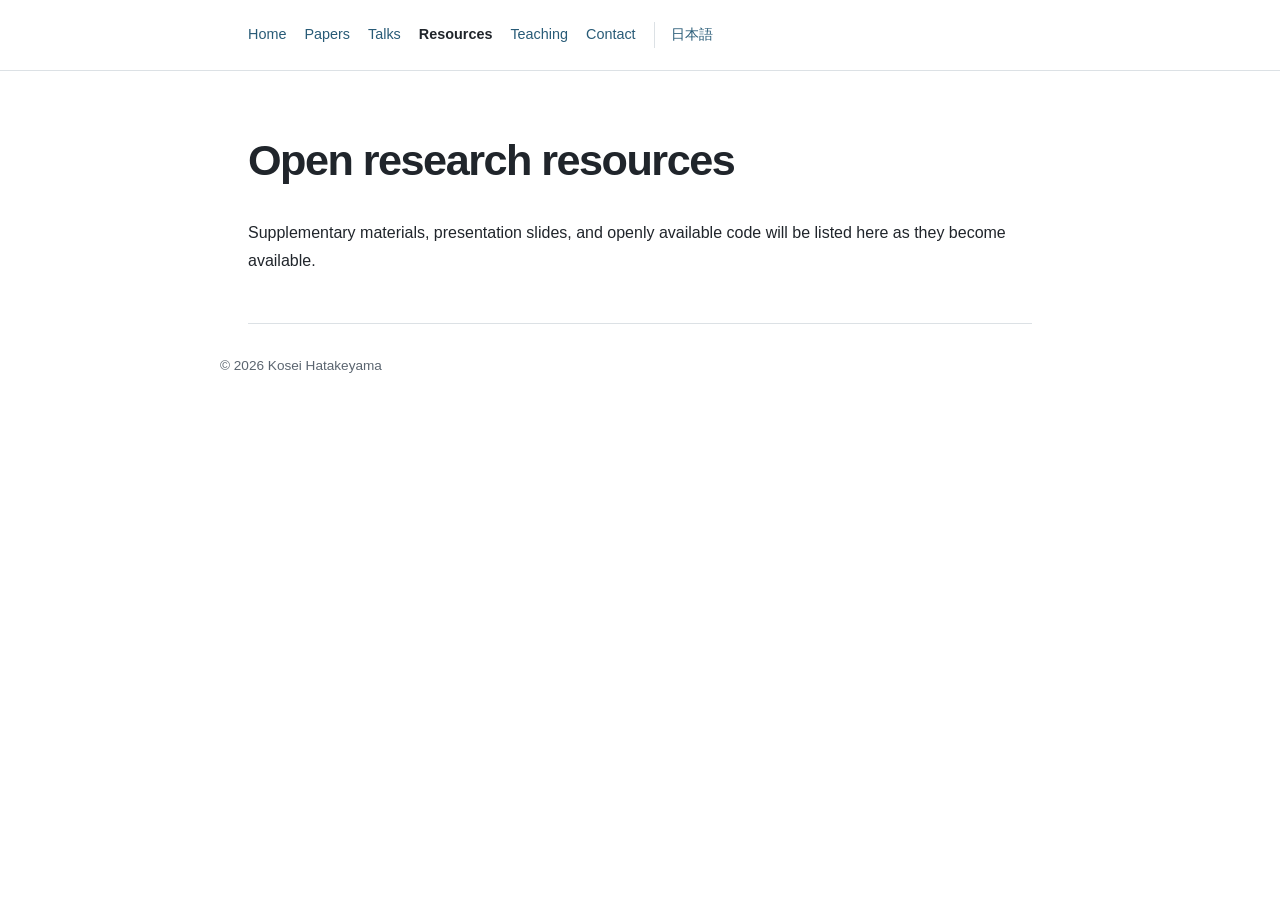
<file: en/resources/index.html>
<!doctype html>
<html lang="en">
<head>
<meta charset="utf-8">
<meta name="viewport" content="width=device-width, initial-scale=1">

<title>Open research resources | Kosei Hatakeyama</title>
<meta name="description" content="Open research resources by Kosei Hatakeyama.">
<link rel="canonical" href="https://kosei103.github.io/en/resources/">
<link rel="alternate" hreflang="ja" href="https://kosei103.github.io/resources/">
<link rel="alternate" hreflang="en" href="https://kosei103.github.io/en/resources/">
<link rel="stylesheet" href="../../style.css">
</head>
<body>
<header class="top"><div class="wrap"><a class="brand" href="/en/">Kosei Hatakeyama</a><nav class="nav" aria-label="Main navigation"><a href="/en/">Home</a><a href="/en/publications/">Papers</a><a href="/en/talks/">Talks</a><a href="/en/resources/" aria-current="page">Resources</a><a href="/en/teaching/">Teaching</a><a href="/en/#contact">Contact</a><a class="lang" href="/resources/" lang="ja">日本語</a></nav></div></header>
<main class="wrap"><div class="page-head"><h1>Open research resources</h1></div><section class="section subpage-content"><p>Supplementary materials, presentation slides, and openly available code will be listed here as they become available.</p></section></main>
<footer class="wrap footer">© <span id="year">2026</span> Kosei Hatakeyama</footer><script>document.getElementById("year").textContent=new Date().getFullYear()</script>
</body></html>
</file>
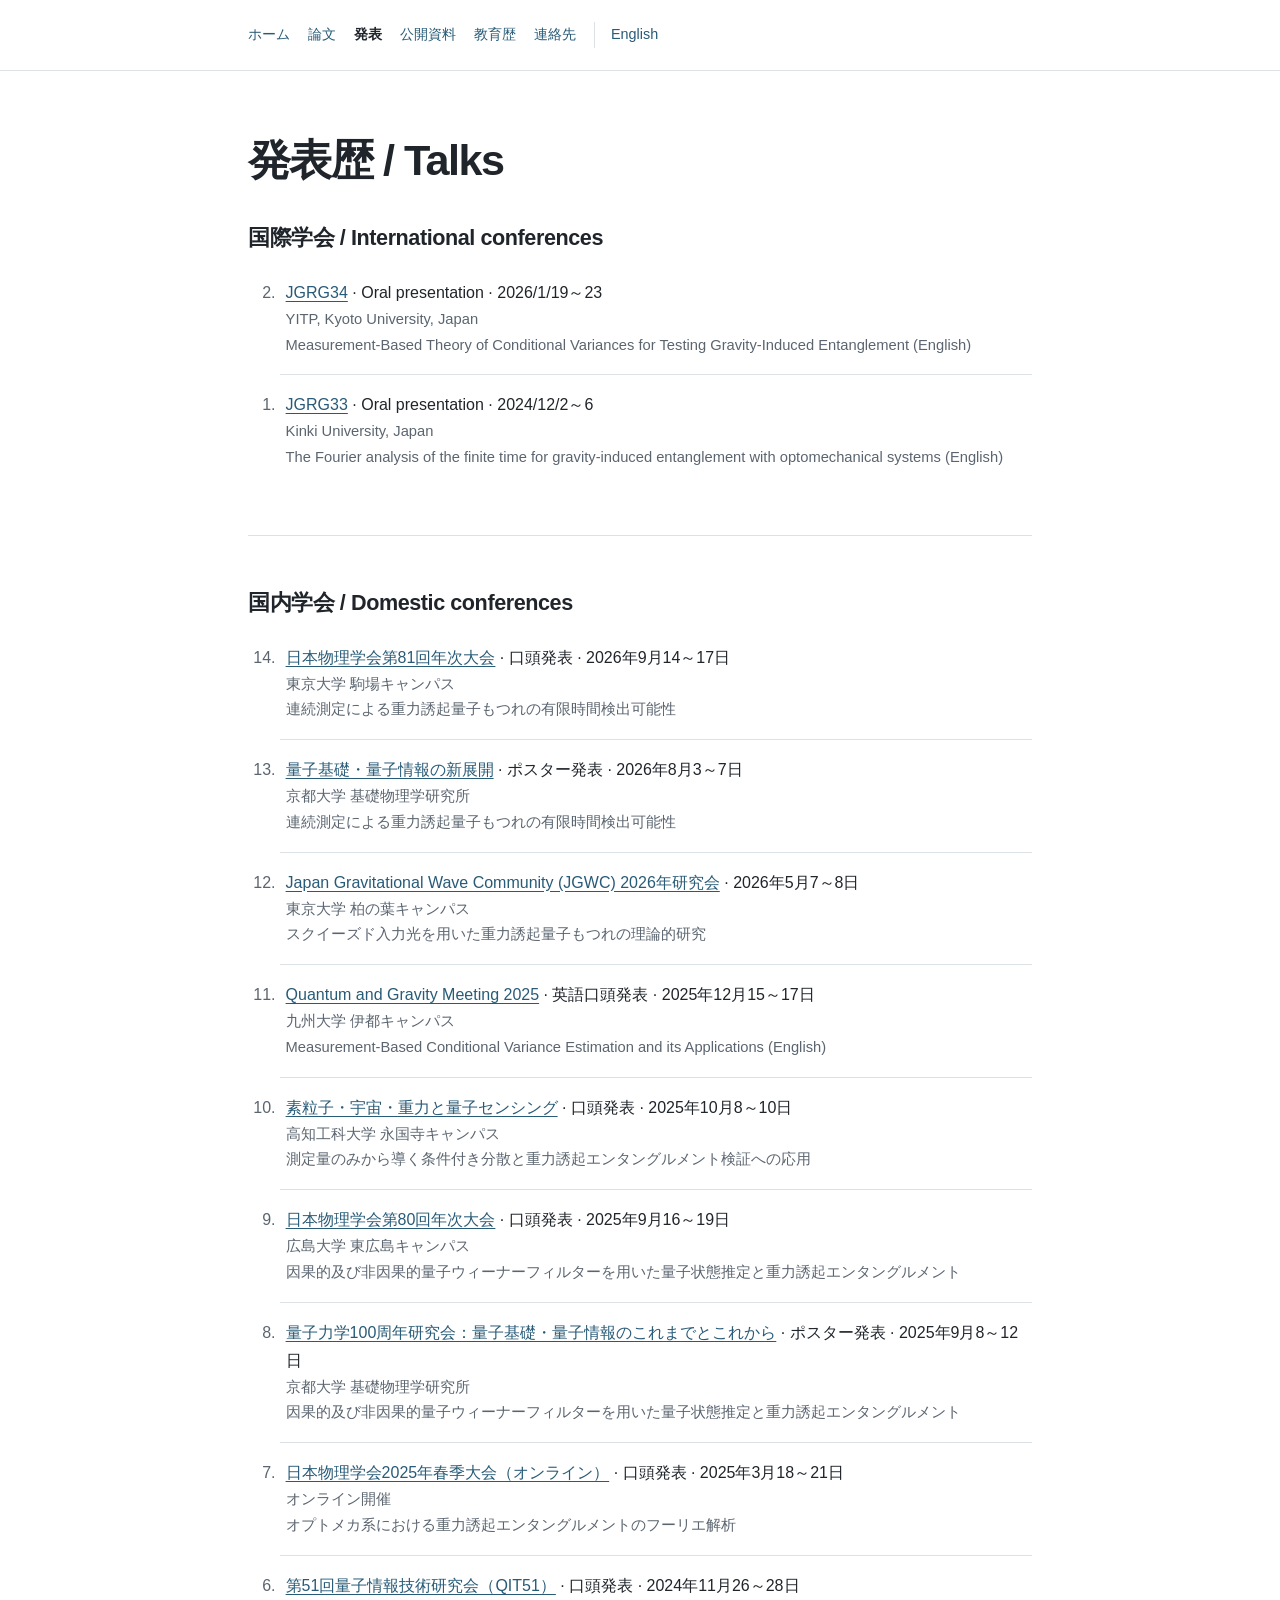
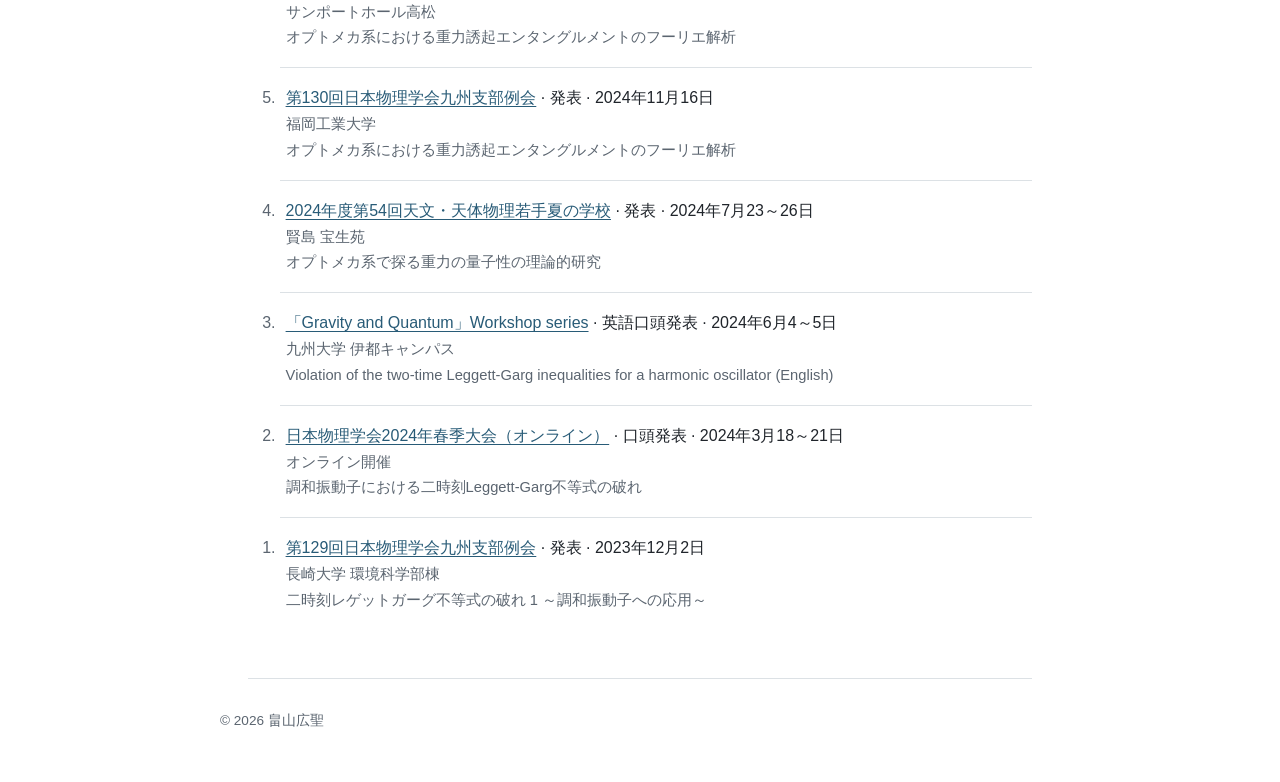
<file: en/talks/index.html>
<!doctype html>
<html lang="en">
<head>
<meta charset="utf-8">
<meta name="viewport" content="width=device-width, initial-scale=1">
<title>Talks | Kosei Hatakeyama</title>
<meta name="robots" content="noindex">
<link rel="canonical" href="https://kosei103.github.io/talks/">
<meta http-equiv="refresh" content="0; url=/talks/">
</head>
<body><p>Presentation history is available at <a href="/talks/">Talks / 発表歴</a>.</p></body>
</html>
</file>
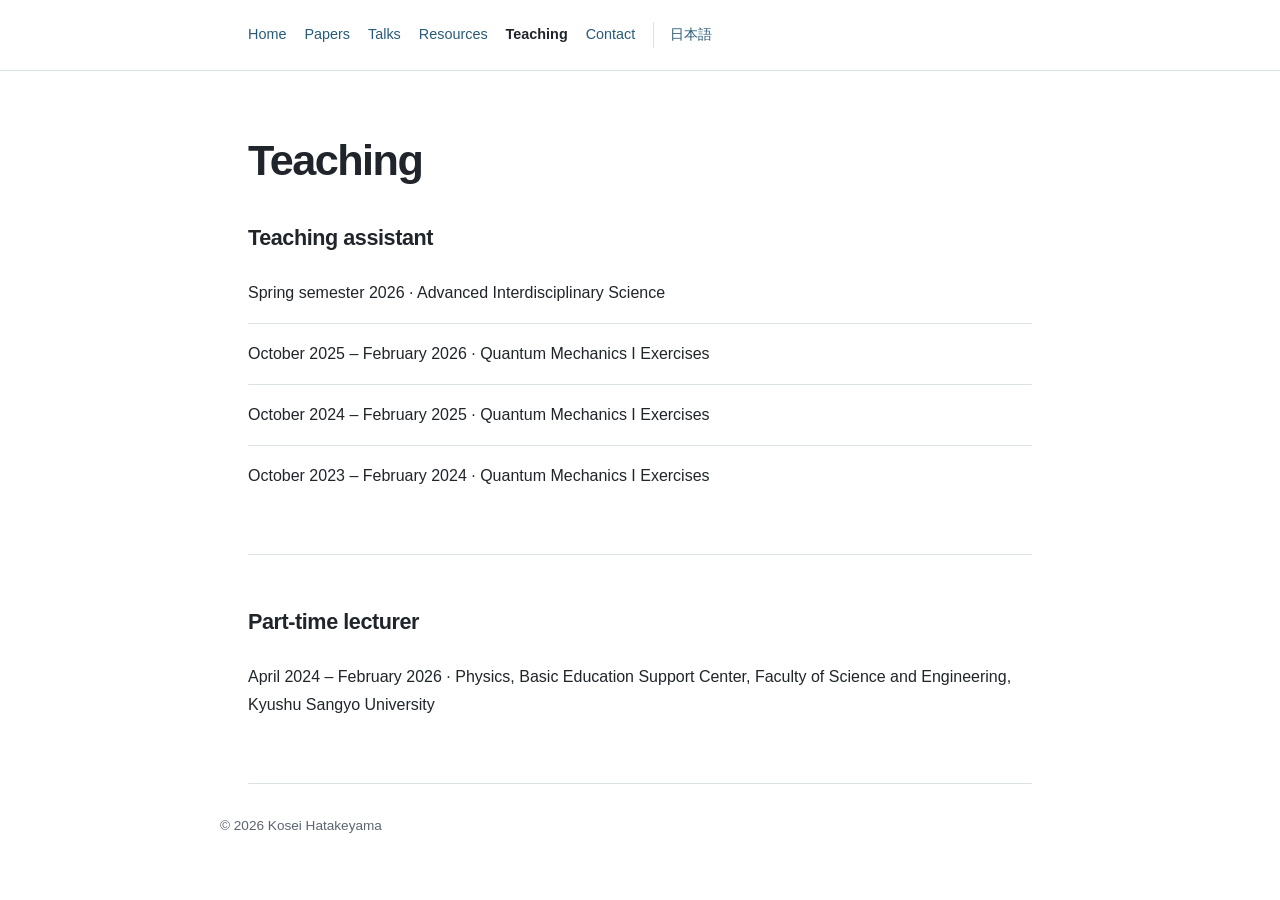
<file: en/teaching/index.html>
<!doctype html>
<html lang="en">
<head>
<meta charset="utf-8">
<meta name="viewport" content="width=device-width, initial-scale=1">
<title>Teaching | Kosei Hatakeyama</title>
<meta name="description" content="Teaching experience of Kosei Hatakeyama: teaching assistant and part-time lecturer appointments.">
<link rel="canonical" href="https://kosei103.github.io/en/teaching/">
<link rel="alternate" hreflang="ja" href="https://kosei103.github.io/teaching/">
<link rel="alternate" hreflang="en" href="https://kosei103.github.io/en/teaching/">
<link rel="stylesheet" href="../../style.css">
</head>
<body>
<header class="top"><div class="wrap"><a class="brand" href="/en/">Kosei Hatakeyama</a><nav class="nav" aria-label="Main navigation"><a href="/en/">Home</a><a href="/en/publications/">Papers</a><a href="/en/talks/">Talks</a><a href="/en/resources/">Resources</a><a href="/en/teaching/" aria-current="page">Teaching</a><a href="/en/#contact">Contact</a><a class="lang" href="/teaching/" lang="ja">日本語</a></nav></div></header>
<main class="wrap"><div class="page-head"><h1>Teaching</h1></div>
<section class="section subpage-content"><h2>Teaching assistant</h2><ul class="list">
<li>Spring semester 2026 · Advanced Interdisciplinary Science</li>
<li>October 2025 – February 2026 · Quantum Mechanics I Exercises</li>
<li>October 2024 – February 2025 · Quantum Mechanics I Exercises</li>
<li>October 2023 – February 2024 · Quantum Mechanics I Exercises</li>
</ul></section>
<section class="section"><h2>Part-time lecturer</h2><ul class="list"><li>April 2024 – February 2026 · Physics, Basic Education Support Center, Faculty of Science and Engineering, Kyushu Sangyo University</li></ul></section>
</main><footer class="wrap footer">© <span id="year">2026</span> Kosei Hatakeyama</footer><script>document.getElementById("year").textContent=new Date().getFullYear()</script>
</body></html>
</file>
<file: style.css>
:root{color-scheme:light;--ink:#20252b;--muted:#5b6570;--rule:#dce1e5;--accent:#285b77;--paper:#fff}
*{box-sizing:border-box}
html{scroll-behavior:smooth}
body{margin:0;background:var(--paper);color:var(--ink);font:16px/1.75 -apple-system,BlinkMacSystemFont,"Hiragino Kaku Gothic ProN","Yu Gothic",Meiryo,Arial,sans-serif}
a{color:var(--accent);text-underline-offset:.18em}
a:hover{text-decoration-thickness:2px}
.wrap{max-width:840px;margin:auto;padding:0 28px}
.top{border-bottom:1px solid var(--rule)}
.top .wrap{display:flex;align-items:center;justify-content:space-between;gap:16px;min-height:70px}
.brand{display:none}
.nav{display:flex;gap:18px;align-items:center;flex-wrap:wrap;font-size:.9rem}
.nav a{text-decoration:none}
.nav a[aria-current=page]{color:var(--ink);font-weight:650}
.lang{border-left:1px solid var(--rule);padding-left:16px}
.hero{padding:64px 0 52px;border-bottom:1px solid var(--rule)}
h1{font-size:clamp(2.05rem,6vw,3.25rem);font-weight:650;letter-spacing:-.035em;line-height:1.25;margin:0 0 20px}
h2{font-size:1.35rem;letter-spacing:-.02em;margin:0 0 22px}
h3{font-size:1.03rem;margin:0 0 5px}
.meta{margin:0;color:var(--muted);font-size:.96rem}
.section{padding:48px 0;border-bottom:1px solid var(--rule)}
.section p{margin:0 0 15px}
.section p:last-child{margin-bottom:0}
.directory-list{list-style:none;display:flex;flex-wrap:wrap;gap:12px 28px;padding:0;margin:16px 0 0}
.directory-list li{scroll-margin-top:24px}
.list{list-style:none;padding:0;margin:0}
.list li{padding:16px 0;border-top:1px solid var(--rule)}
.list li:first-child{border-top:0;padding-top:0}
.list.numbered{list-style:decimal;padding-left:2rem}
.list.numbered li{padding-left:.35rem}
.list.numbered li::marker{color:var(--muted);font-variant-numeric:tabular-nums}
.detail{color:var(--muted);font-size:.92rem}
.page-head{padding:62px 0 20px}
.page-head h1{font-size:clamp(1.9rem,5vw,2.7rem);margin:0}
.subpage-content{padding-top:12px}
.page-note{margin-bottom:24px!important}
.footer{color:var(--muted);font-size:.85rem;padding:30px 0 50px}
@media(max-width:610px){.top .wrap{align-items:flex-start;flex-direction:column;padding-top:16px;padding-bottom:16px;gap:8px}.nav{gap:12px 15px}.hero{padding:48px 0 40px}.section{padding:38px 0}.page-head{padding-top:42px}}
</file>
